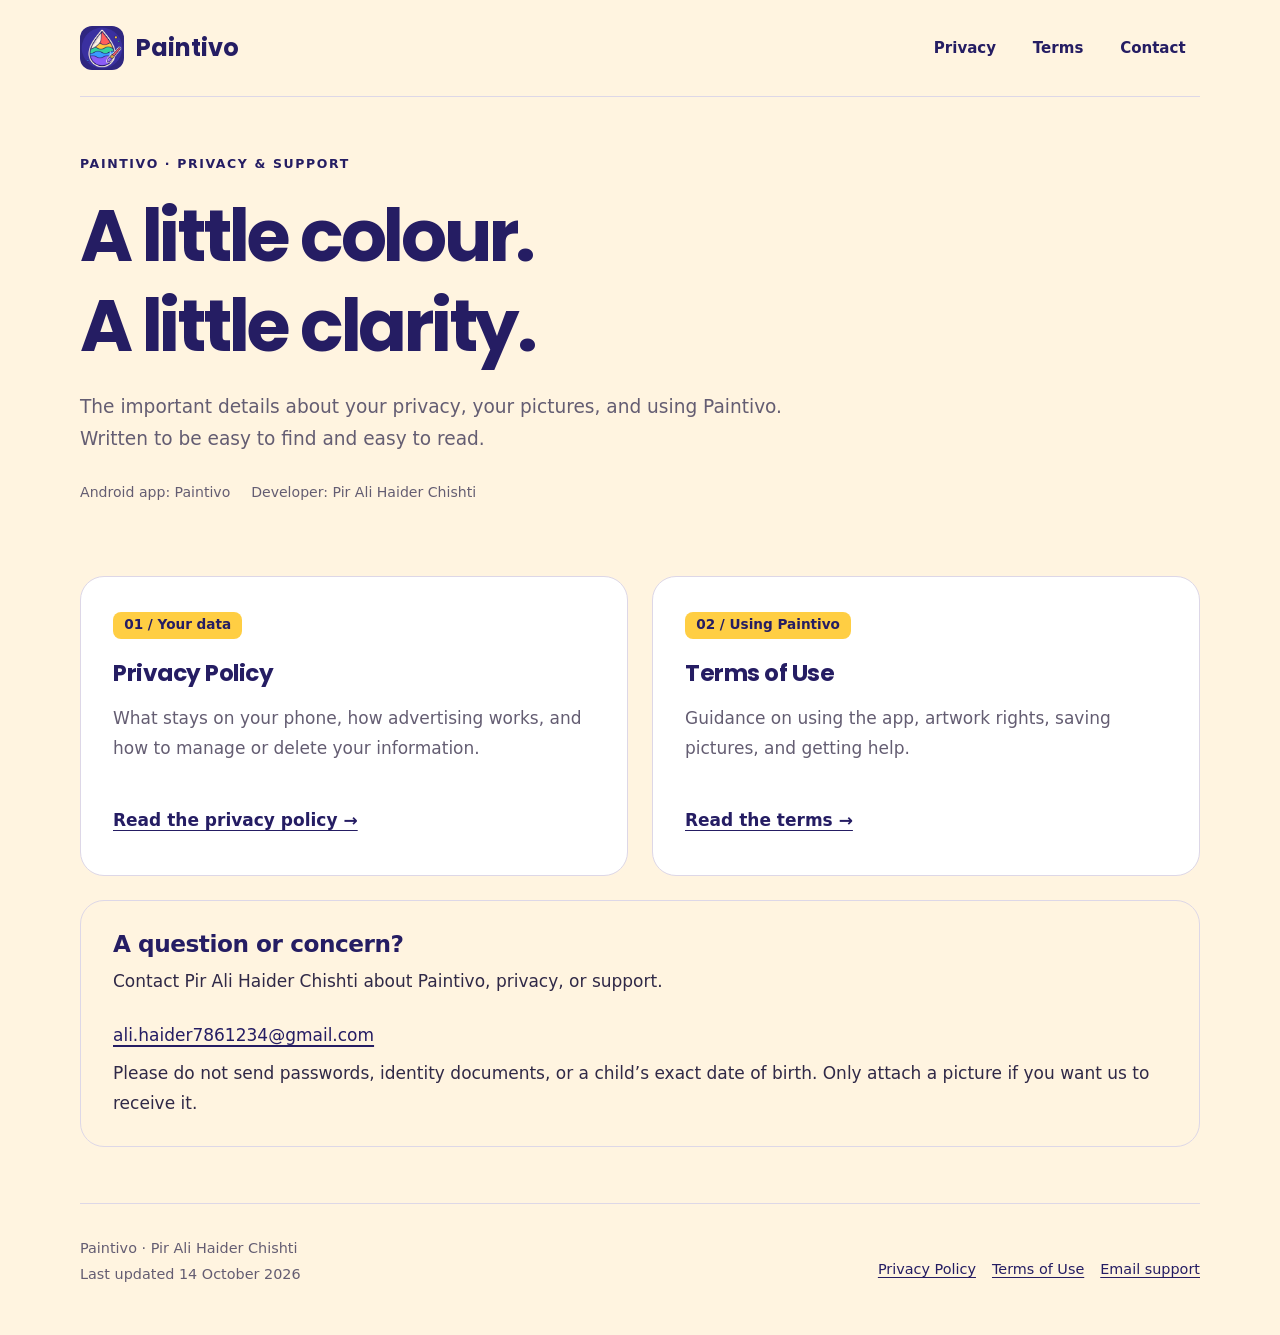
<file: index.html>
<!doctype html>
<html lang="en">
<head>
  <meta charset="utf-8">
  <meta name="viewport" content="width=device-width, initial-scale=1">
  <meta name="description" content="Paintivo privacy policy, terms of use and support information from Pir Ali Haider Chishti.">
  <meta name="theme-color" content="#fff4e0">
  <title>Privacy, Terms &amp; Support — Paintivo</title>
  <link rel="icon" href="assets/paintivo-icon.png" type="image/png">
  <link rel="stylesheet" href="styles.css">
</head>
<body>
  <a class="skip" href="#main">Skip to content</a>
  <header class="site-header shell">
    <a class="brand" href="index.html" aria-label="Paintivo information home"><img src="assets/paintivo-icon.png" width="44" height="44" alt="">Paintivo</a>
    <nav class="site-nav" aria-label="Main navigation"><a href="privacy.html">Privacy</a><a href="terms.html">Terms</a><a href="#support">Contact</a></nav>
  </header>
  <main class="shell" id="main" tabindex="-1">
    <section class="hero" aria-labelledby="title">
      <p class="eyebrow">Paintivo · Privacy &amp; support</p>
      <h1 id="title">A little colour.<br>A little clarity.</h1>
      <p class="lead">The important details about your privacy, your pictures, and using Paintivo. Written to be easy to find and easy to read.</p>
      <div class="meta"><span>Android app: Paintivo</span><span>Developer: Pir Ali Haider Chishti</span></div>
    </section>
    <div class="cards">
      <a class="card" href="privacy.html"><span class="card-index">01 / Your data</span><h2>Privacy Policy</h2><p>What stays on your phone, how advertising works, and how to manage or delete your information.</p><span class="card-label">Read the privacy policy →</span></a>
      <a class="card" href="terms.html"><span class="card-index">02 / Using Paintivo</span><h2>Terms of Use</h2><p>Guidance on using the app, artwork rights, saving pictures, and getting help.</p><span class="card-label">Read the terms →</span></a>
    </div>
    <section class="support" id="support" aria-labelledby="support-title"><h2 id="support-title">A question or concern?</h2><p>Contact Pir Ali Haider Chishti about Paintivo, privacy, or support.</p><a class="contact-link" href="mailto:ali.haider7861234@gmail.com">ali.haider7861234@gmail.com</a><p>Please do not send passwords, identity documents, or a child’s exact date of birth. Only attach a picture if you want us to receive it.</p></section>
  </main>
  <footer class="site-footer shell"><p>Paintivo · Pir Ali Haider Chishti<br>Last updated <time datetime="2026-10-14">14 October 2026</time></p><nav aria-label="Footer navigation"><a href="privacy.html">Privacy Policy</a><a href="terms.html">Terms of Use</a><a href="mailto:ali.haider7861234@gmail.com">Email support</a></nav></footer>
</body>
</html>
</file>
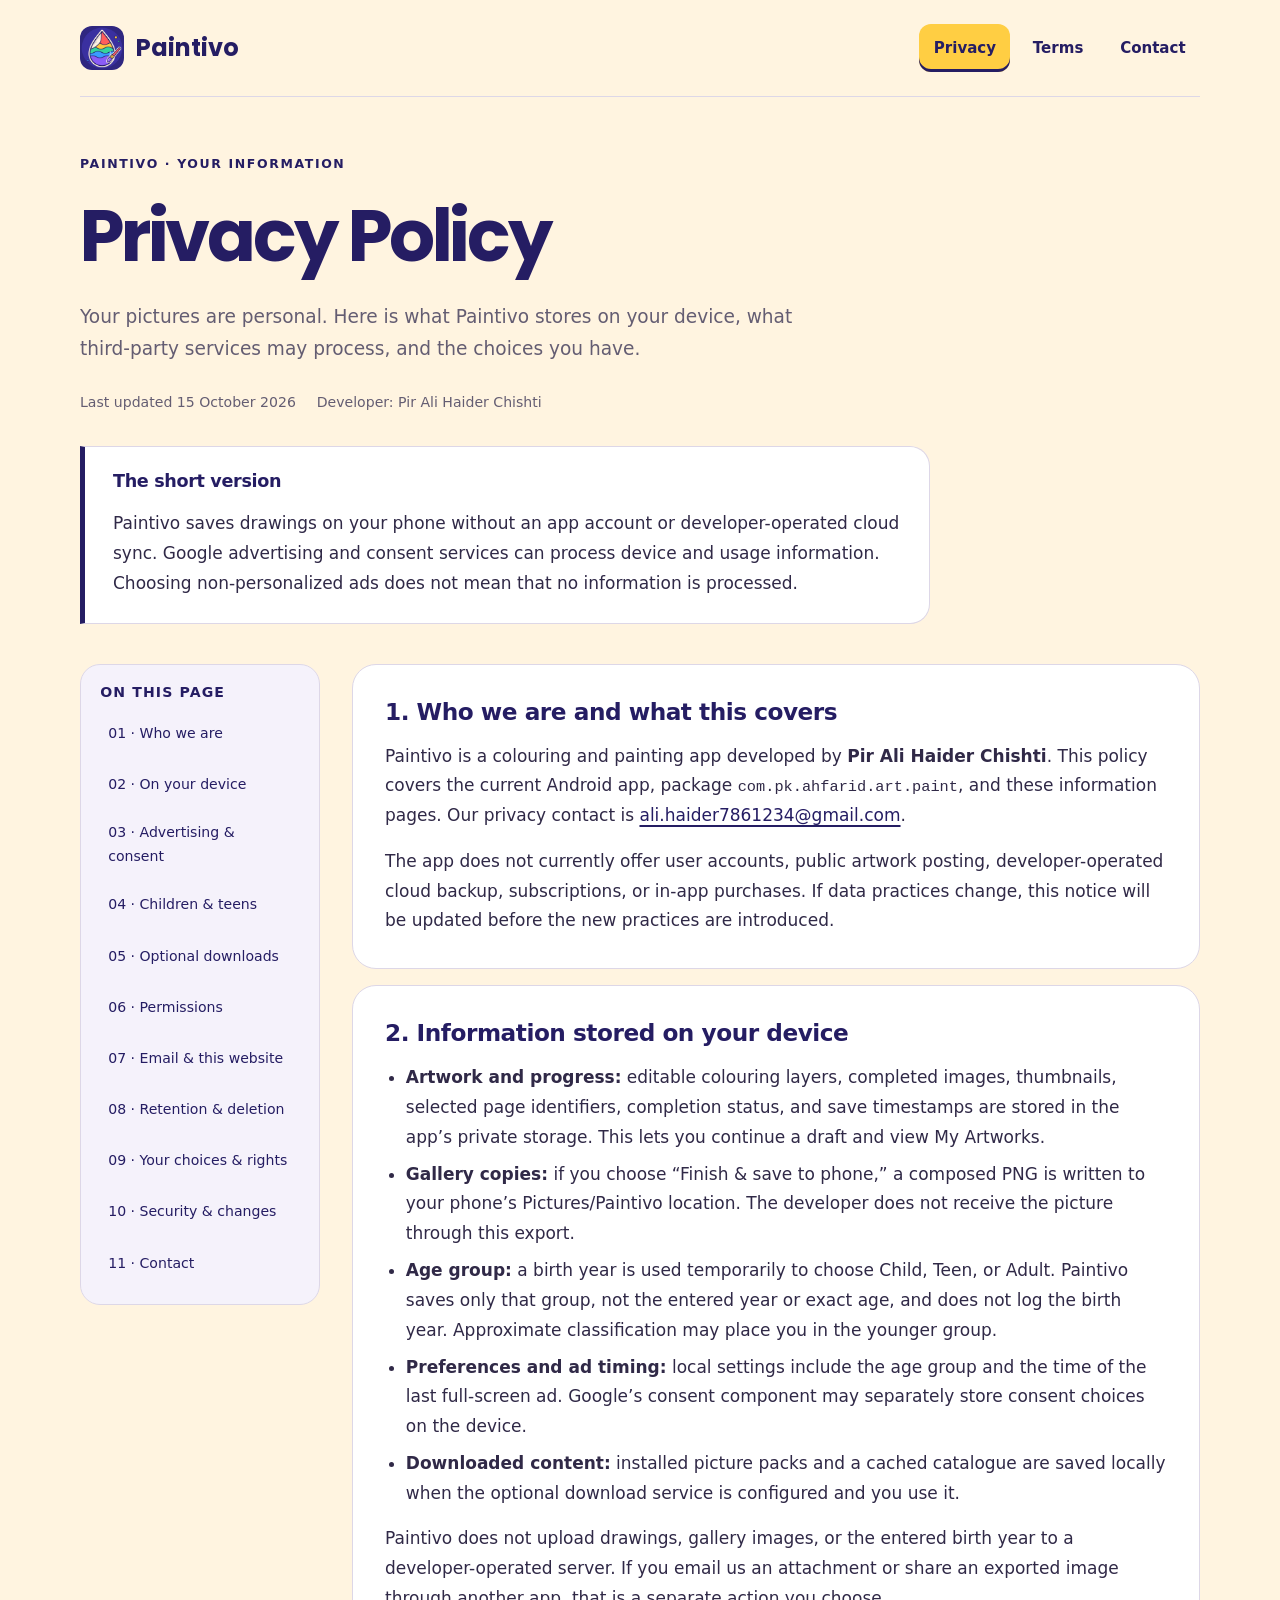
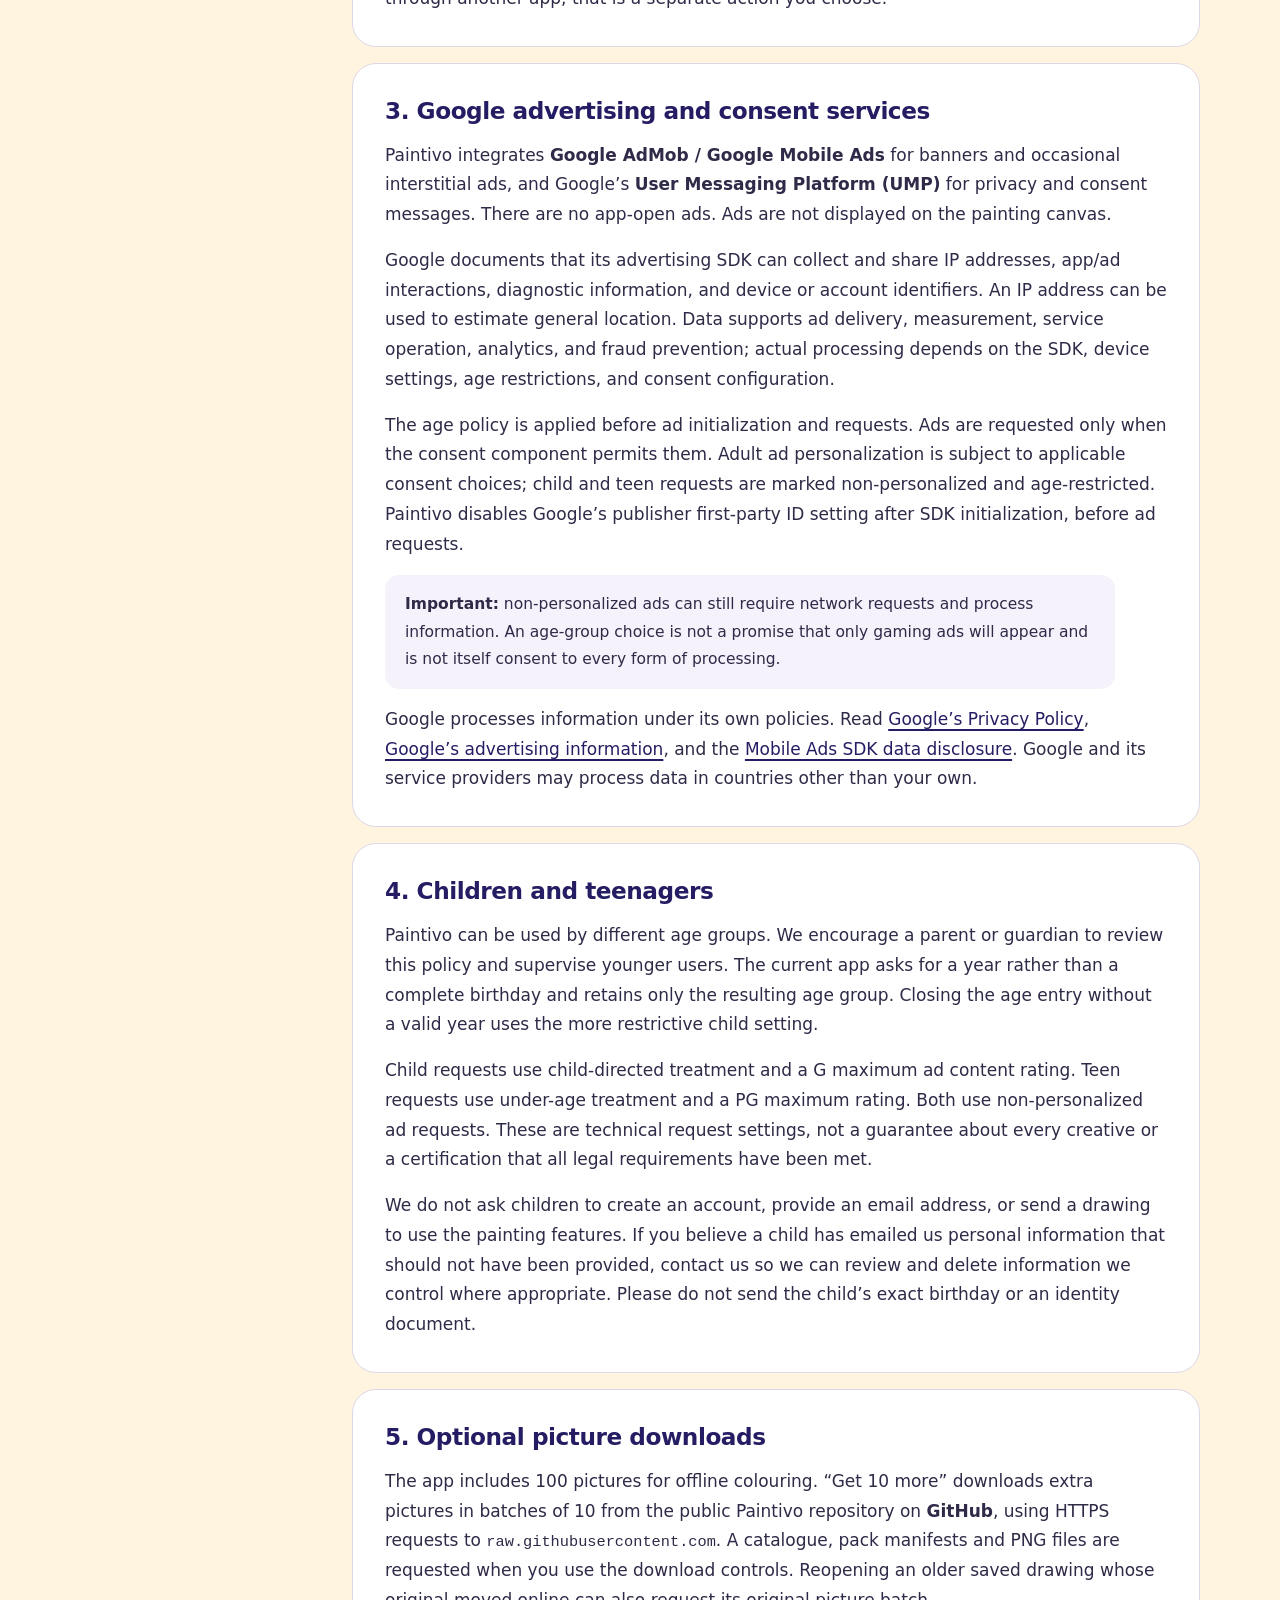
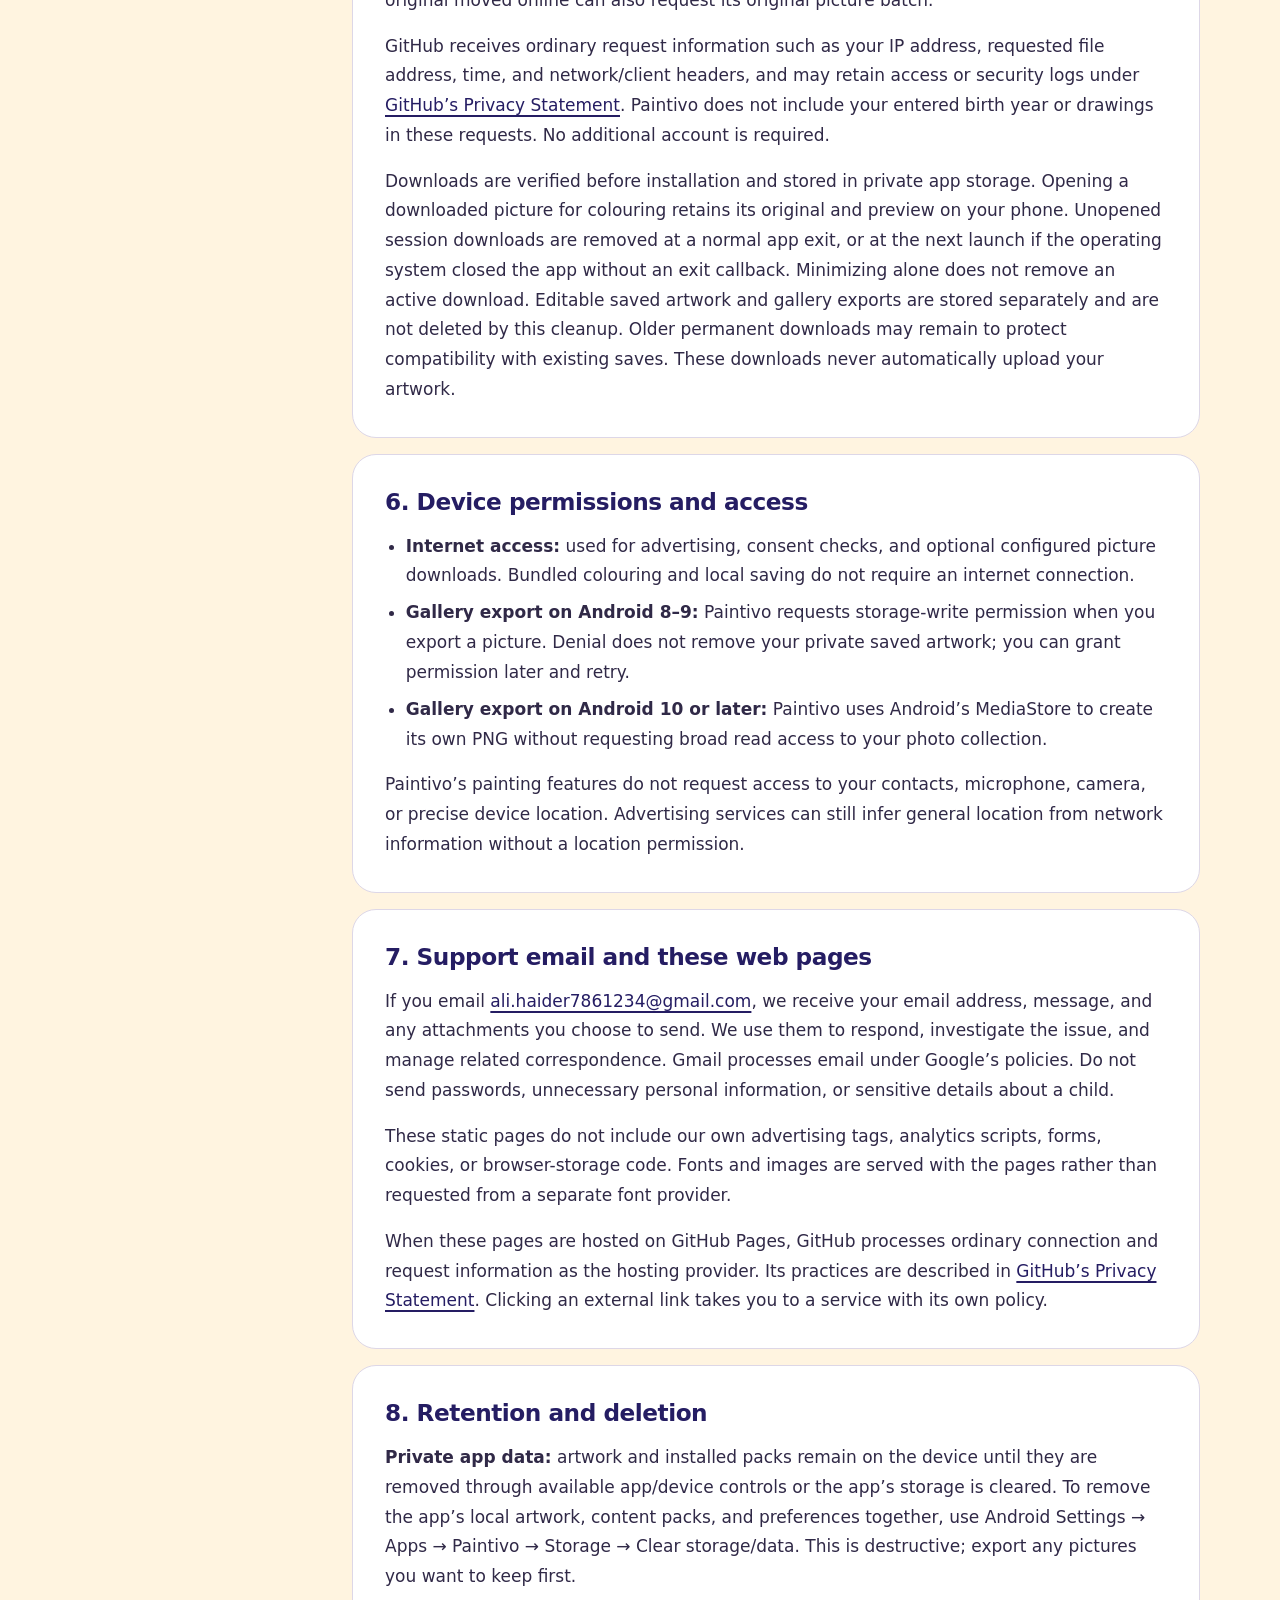
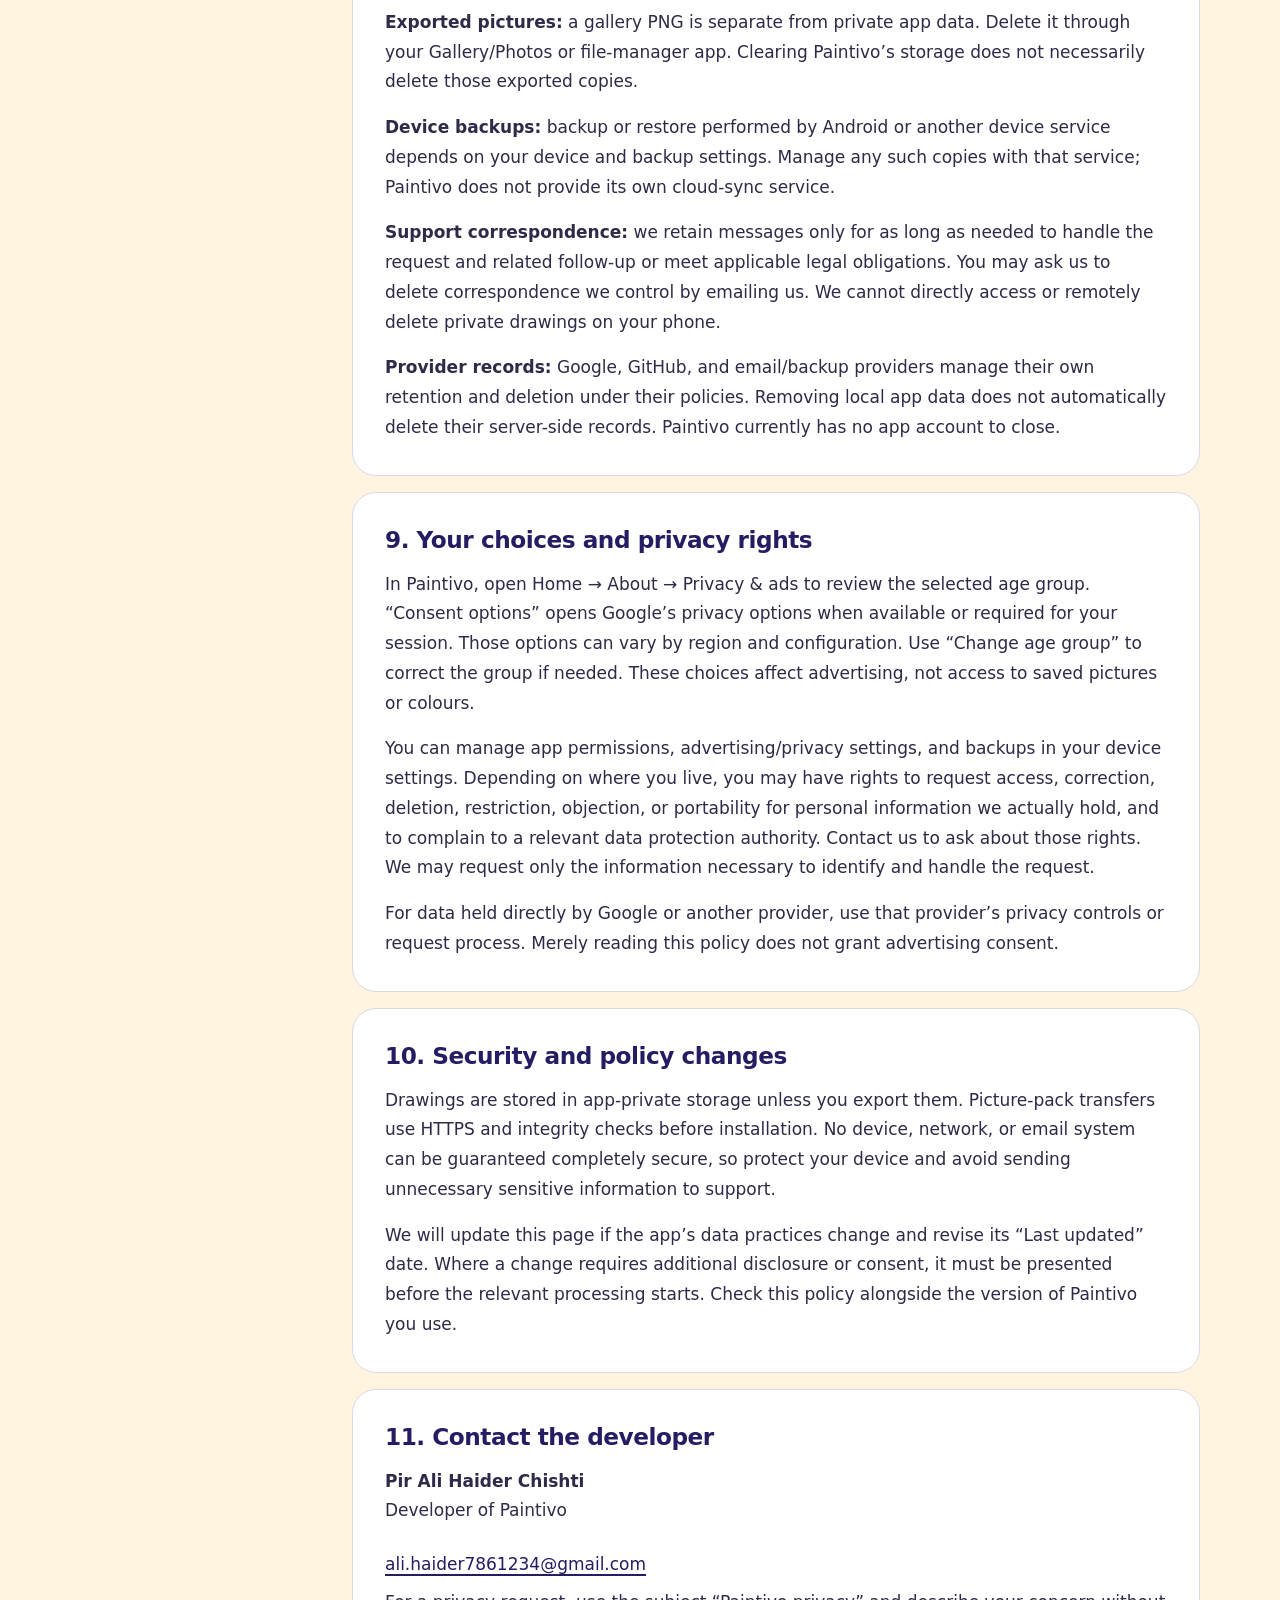
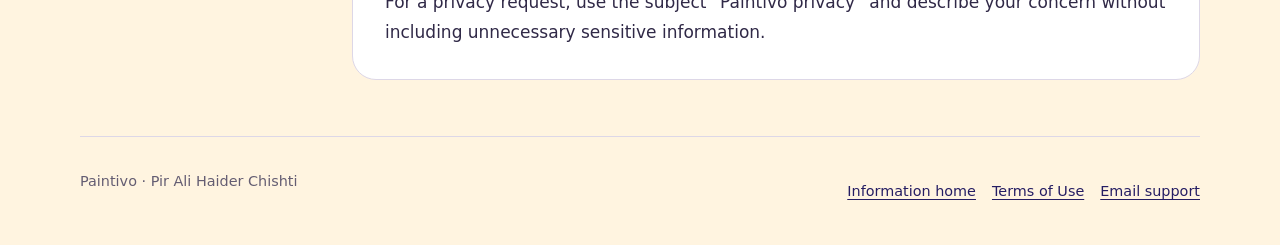
<file: privacy.html>
<!doctype html>
<html lang="en">
<head>
  <meta charset="utf-8">
  <meta name="viewport" content="width=device-width, initial-scale=1">
  <meta name="description" content="Paintivo Privacy Policy: local artwork, age-group preferences, Google advertising and consent, optional downloads, retention and deletion.">
  <meta name="theme-color" content="#fff4e0">
  <title>Privacy Policy — Paintivo</title>
  <link rel="icon" href="assets/paintivo-icon.png" type="image/png">
  <link rel="stylesheet" href="styles.css">
</head>
<body>
  <a class="skip" href="#main">Skip to privacy policy</a>
  <header class="site-header shell"><a class="brand" href="index.html" aria-label="Paintivo information home"><img src="assets/paintivo-icon.png" width="44" height="44" alt="">Paintivo</a><nav class="site-nav" aria-label="Main navigation"><a href="privacy.html" aria-current="page">Privacy</a><a href="terms.html">Terms</a><a href="#contact">Contact</a></nav></header>
  <main class="shell" id="main" tabindex="-1">
    <section class="hero" aria-labelledby="title"><p class="eyebrow">Paintivo · Your information</p><h1 id="title">Privacy Policy</h1><p class="lead">Your pictures are personal. Here is what Paintivo stores on your device, what third-party services may process, and the choices you have.</p><div class="meta"><span>Last updated <time datetime="2026-10-15">15 October 2026</time></span><span>Developer: Pir Ali Haider Chishti</span></div><div class="summary"><h2>The short version</h2><p>Paintivo saves drawings on your phone without an app account or developer-operated cloud sync. Google advertising and consent services can process device and usage information. Choosing non-personalized ads does not mean that no information is processed.</p></div></section>
    <div class="layout">
      <nav class="contents" aria-label="Privacy policy contents"><h2>On this page</h2><ol><li><a href="#about">01 · Who we are</a></li><li><a href="#local">02 · On your device</a></li><li><a href="#ads">03 · Advertising &amp; consent</a></li><li><a href="#children">04 · Children &amp; teens</a></li><li><a href="#downloads">05 · Optional downloads</a></li><li><a href="#permissions">06 · Permissions</a></li><li><a href="#support">07 · Email &amp; this website</a></li><li><a href="#deletion">08 · Retention &amp; deletion</a></li><li><a href="#rights">09 · Your choices &amp; rights</a></li><li><a href="#security">10 · Security &amp; changes</a></li><li><a href="#contact">11 · Contact</a></li></ol></nav>
      <article class="reading" aria-label="Paintivo Privacy Policy">
        <section class="section" id="about"><h2>1. Who we are and what this covers</h2><p>Paintivo is a colouring and painting app developed by <strong>Pir Ali Haider Chishti</strong>. This policy covers the current Android app, package <code>com.pk.ahfarid.art.paint</code>, and these information pages. Our privacy contact is <a href="mailto:ali.haider7861234@gmail.com">ali.haider7861234@gmail.com</a>.</p><p>The app does not currently offer user accounts, public artwork posting, developer-operated cloud backup, subscriptions, or in-app purchases. If data practices change, this notice will be updated before the new practices are introduced.</p></section>
        <section class="section" id="local"><h2>2. Information stored on your device</h2><ul><li><strong>Artwork and progress:</strong> editable colouring layers, completed images, thumbnails, selected page identifiers, completion status, and save timestamps are stored in the app’s private storage. This lets you continue a draft and view My Artworks.</li><li><strong>Gallery copies:</strong> if you choose “Finish &amp; save to phone,” a composed PNG is written to your phone’s Pictures/Paintivo location. The developer does not receive the picture through this export.</li><li><strong>Age group:</strong> a birth year is used temporarily to choose Child, Teen, or Adult. Paintivo saves only that group, not the entered year or exact age, and does not log the birth year. Approximate classification may place you in the younger group.</li><li><strong>Preferences and ad timing:</strong> local settings include the age group and the time of the last full-screen ad. Google’s consent component may separately store consent choices on the device.</li><li><strong>Downloaded content:</strong> installed picture packs and a cached catalogue are saved locally when the optional download service is configured and you use it.</li></ul><p>Paintivo does not upload drawings, gallery images, or the entered birth year to a developer-operated server. If you email us an attachment or share an exported image through another app, that is a separate action you choose.</p></section>
        <section class="section" id="ads"><h2>3. Google advertising and consent services</h2><p>Paintivo integrates <strong>Google AdMob / Google Mobile Ads</strong> for banners and occasional interstitial ads, and Google’s <strong>User Messaging Platform (UMP)</strong> for privacy and consent messages. There are no app-open ads. Ads are not displayed on the painting canvas.</p><p>Google documents that its advertising SDK can collect and share IP addresses, app/ad interactions, diagnostic information, and device or account identifiers. An IP address can be used to estimate general location. Data supports ad delivery, measurement, service operation, analytics, and fraud prevention; actual processing depends on the SDK, device settings, age restrictions, and consent configuration.</p><p>The age policy is applied before ad initialization and requests. Ads are requested only when the consent component permits them. Adult ad personalization is subject to applicable consent choices; child and teen requests are marked non-personalized and age-restricted. Paintivo disables Google’s publisher first-party ID setting after SDK initialization, before ad requests.</p><p class="note"><strong>Important:</strong> non-personalized ads can still require network requests and process information. An age-group choice is not a promise that only gaming ads will appear and is not itself consent to every form of processing.</p><p>Google processes information under its own policies. Read <a href="https://policies.google.com/privacy">Google’s Privacy Policy</a>, <a href="https://policies.google.com/technologies/ads">Google’s advertising information</a>, and the <a href="https://developers.google.com/admob/android/privacy/play-data-disclosure">Mobile Ads SDK data disclosure</a>. Google and its service providers may process data in countries other than your own.</p></section>
        <section class="section" id="children"><h2>4. Children and teenagers</h2><p>Paintivo can be used by different age groups. We encourage a parent or guardian to review this policy and supervise younger users. The current app asks for a year rather than a complete birthday and retains only the resulting age group. Closing the age entry without a valid year uses the more restrictive child setting.</p><p>Child requests use child-directed treatment and a G maximum ad content rating. Teen requests use under-age treatment and a PG maximum rating. Both use non-personalized ad requests. These are technical request settings, not a guarantee about every creative or a certification that all legal requirements have been met.</p><p>We do not ask children to create an account, provide an email address, or send a drawing to use the painting features. If you believe a child has emailed us personal information that should not have been provided, contact us so we can review and delete information we control where appropriate. Please do not send the child’s exact birthday or an identity document.</p></section>
        <section class="section" id="downloads"><h2>5. Optional picture downloads</h2><p>The app includes 100 pictures for offline colouring. “Get 10 more” downloads extra pictures in batches of 10 from the public Paintivo repository on <strong>GitHub</strong>, using HTTPS requests to <code>raw.githubusercontent.com</code>. A catalogue, pack manifests and PNG files are requested when you use the download controls. Reopening an older saved drawing whose original moved online can also request its original picture batch.</p><p>GitHub receives ordinary request information such as your IP address, requested file address, time, and network/client headers, and may retain access or security logs under <a href="https://docs.github.com/en/site-policy/privacy-policies/github-general-privacy-statement">GitHub’s Privacy Statement</a>. Paintivo does not include your entered birth year or drawings in these requests. No additional account is required.</p><p>Downloads are verified before installation and stored in private app storage. Opening a downloaded picture for colouring retains its original and preview on your phone. Unopened session downloads are removed at a normal app exit, or at the next launch if the operating system closed the app without an exit callback. Minimizing alone does not remove an active download. Editable saved artwork and gallery exports are stored separately and are not deleted by this cleanup. Older permanent downloads may remain to protect compatibility with existing saves. These downloads never automatically upload your artwork.</p></section>
        <section class="section" id="permissions"><h2>6. Device permissions and access</h2><ul><li><strong>Internet access:</strong> used for advertising, consent checks, and optional configured picture downloads. Bundled colouring and local saving do not require an internet connection.</li><li><strong>Gallery export on Android 8–9:</strong> Paintivo requests storage-write permission when you export a picture. Denial does not remove your private saved artwork; you can grant permission later and retry.</li><li><strong>Gallery export on Android 10 or later:</strong> Paintivo uses Android’s MediaStore to create its own PNG without requesting broad read access to your photo collection.</li></ul><p>Paintivo’s painting features do not request access to your contacts, microphone, camera, or precise device location. Advertising services can still infer general location from network information without a location permission.</p></section>
        <section class="section" id="support"><h2>7. Support email and these web pages</h2><p>If you email <a href="mailto:ali.haider7861234@gmail.com">ali.haider7861234@gmail.com</a>, we receive your email address, message, and any attachments you choose to send. We use them to respond, investigate the issue, and manage related correspondence. Gmail processes email under Google’s policies. Do not send passwords, unnecessary personal information, or sensitive details about a child.</p><p>These static pages do not include our own advertising tags, analytics scripts, forms, cookies, or browser-storage code. Fonts and images are served with the pages rather than requested from a separate font provider.</p><p>When these pages are hosted on GitHub Pages, GitHub processes ordinary connection and request information as the hosting provider. Its practices are described in <a href="https://docs.github.com/en/site-policy/privacy-policies/github-general-privacy-statement">GitHub’s Privacy Statement</a>. Clicking an external link takes you to a service with its own policy.</p></section>
        <section class="section" id="deletion"><h2>8. Retention and deletion</h2><p><strong>Private app data:</strong> artwork and installed packs remain on the device until they are removed through available app/device controls or the app’s storage is cleared. To remove the app’s local artwork, content packs, and preferences together, use Android Settings → Apps → Paintivo → Storage → Clear storage/data. This is destructive; export any pictures you want to keep first.</p><p><strong>Exported pictures:</strong> a gallery PNG is separate from private app data. Delete it through your Gallery/Photos or file-manager app. Clearing Paintivo’s storage does not necessarily delete those exported copies.</p><p><strong>Device backups:</strong> backup or restore performed by Android or another device service depends on your device and backup settings. Manage any such copies with that service; Paintivo does not provide its own cloud-sync service.</p><p><strong>Support correspondence:</strong> we retain messages only for as long as needed to handle the request and related follow-up or meet applicable legal obligations. You may ask us to delete correspondence we control by emailing us. We cannot directly access or remotely delete private drawings on your phone.</p><p><strong>Provider records:</strong> Google, GitHub, and email/backup providers manage their own retention and deletion under their policies. Removing local app data does not automatically delete their server-side records. Paintivo currently has no app account to close.</p></section>
        <section class="section" id="rights"><h2>9. Your choices and privacy rights</h2><p>In Paintivo, open Home → About → Privacy &amp; ads to review the selected age group. “Consent options” opens Google’s privacy options when available or required for your session. Those options can vary by region and configuration. Use “Change age group” to correct the group if needed. These choices affect advertising, not access to saved pictures or colours.</p><p>You can manage app permissions, advertising/privacy settings, and backups in your device settings. Depending on where you live, you may have rights to request access, correction, deletion, restriction, objection, or portability for personal information we actually hold, and to complain to a relevant data protection authority. Contact us to ask about those rights. We may request only the information necessary to identify and handle the request.</p><p>For data held directly by Google or another provider, use that provider’s privacy controls or request process. Merely reading this policy does not grant advertising consent.</p></section>
        <section class="section" id="security"><h2>10. Security and policy changes</h2><p>Drawings are stored in app-private storage unless you export them. Picture-pack transfers use HTTPS and integrity checks before installation. No device, network, or email system can be guaranteed completely secure, so protect your device and avoid sending unnecessary sensitive information to support.</p><p>We will update this page if the app’s data practices change and revise its “Last updated” date. Where a change requires additional disclosure or consent, it must be presented before the relevant processing starts. Check this policy alongside the version of Paintivo you use.</p></section>
        <section class="section" id="contact"><h2>11. Contact the developer</h2><p class="contact-line"><strong>Pir Ali Haider Chishti</strong><br>Developer of Paintivo</p><a class="contact-link" href="mailto:ali.haider7861234@gmail.com">ali.haider7861234@gmail.com</a><p>For a privacy request, use the subject “Paintivo privacy” and describe your concern without including unnecessary sensitive information.</p></section>
      </article>
    </div>
  </main>
  <footer class="site-footer shell"><p>Paintivo · Pir Ali Haider Chishti</p><nav aria-label="Footer navigation"><a href="index.html">Information home</a><a href="terms.html">Terms of Use</a><a href="mailto:ali.haider7861234@gmail.com">Email support</a></nav></footer>
</body>
</html>
</file>
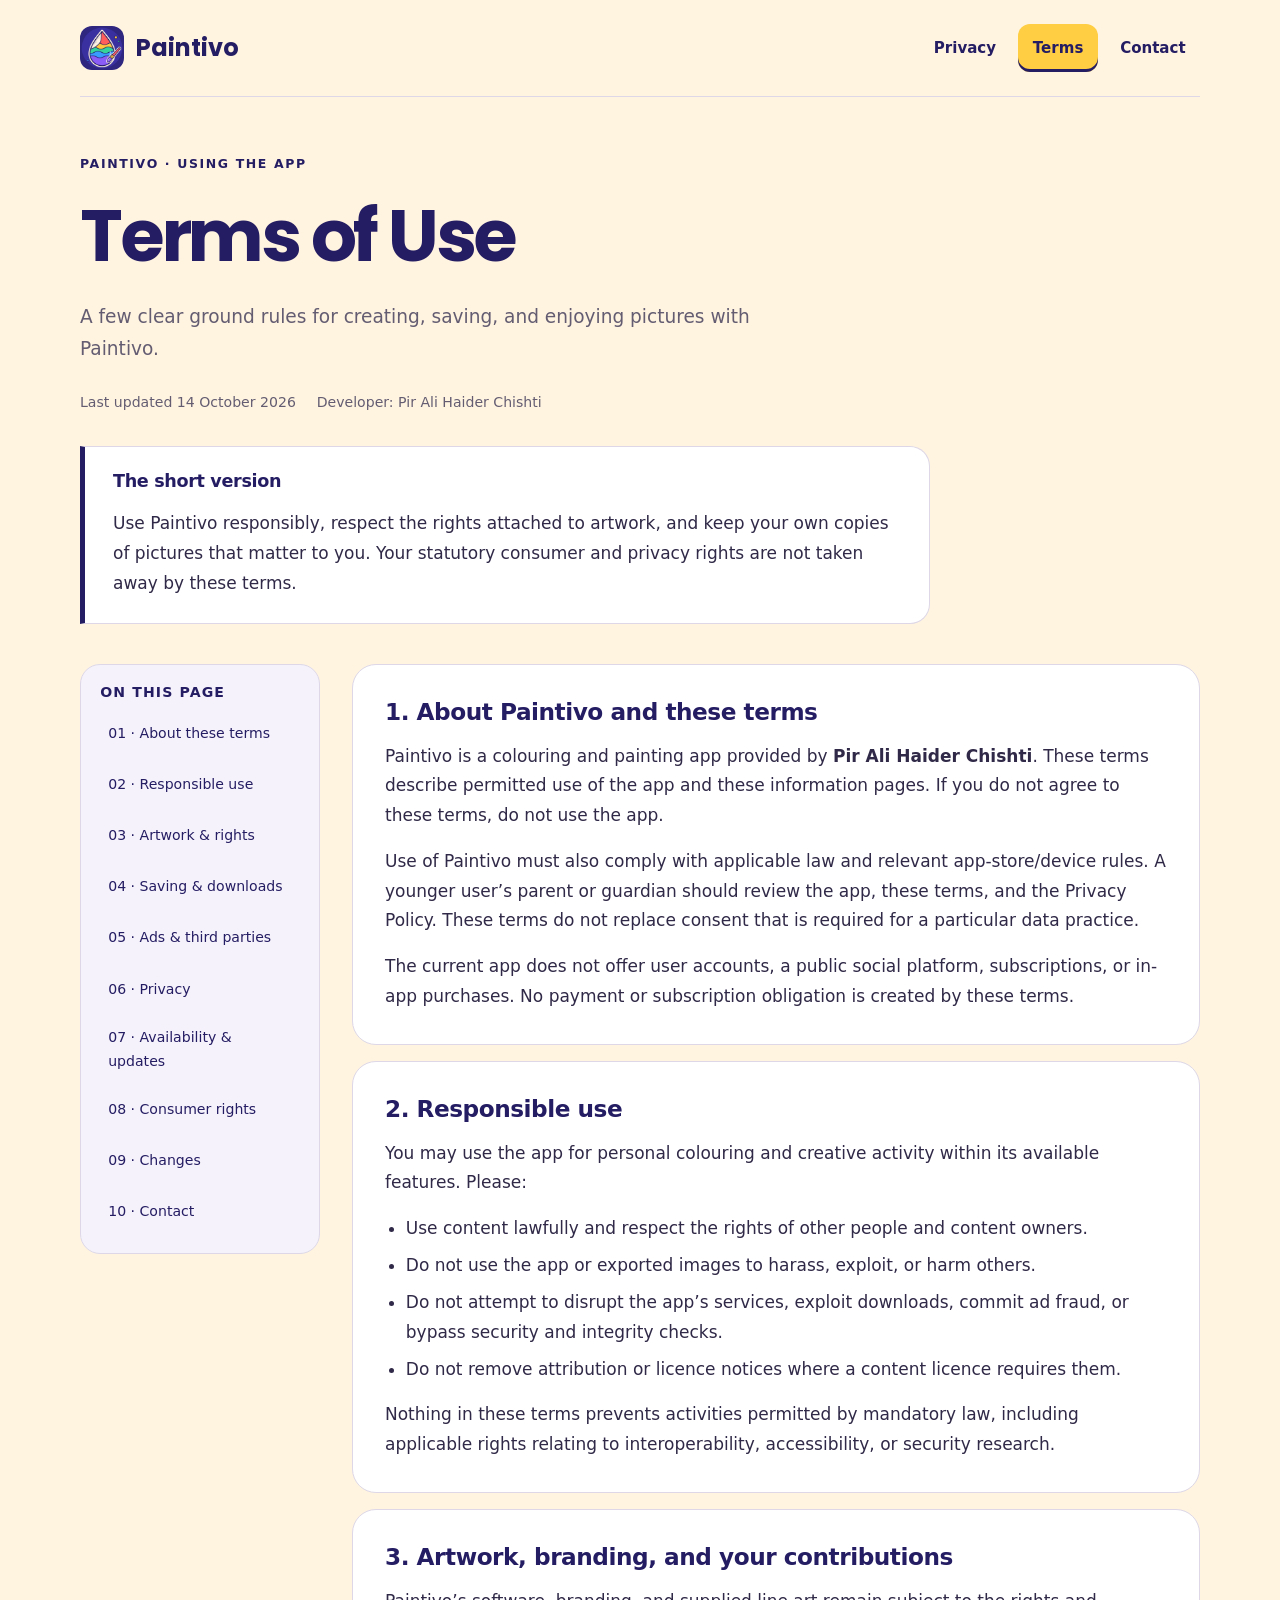
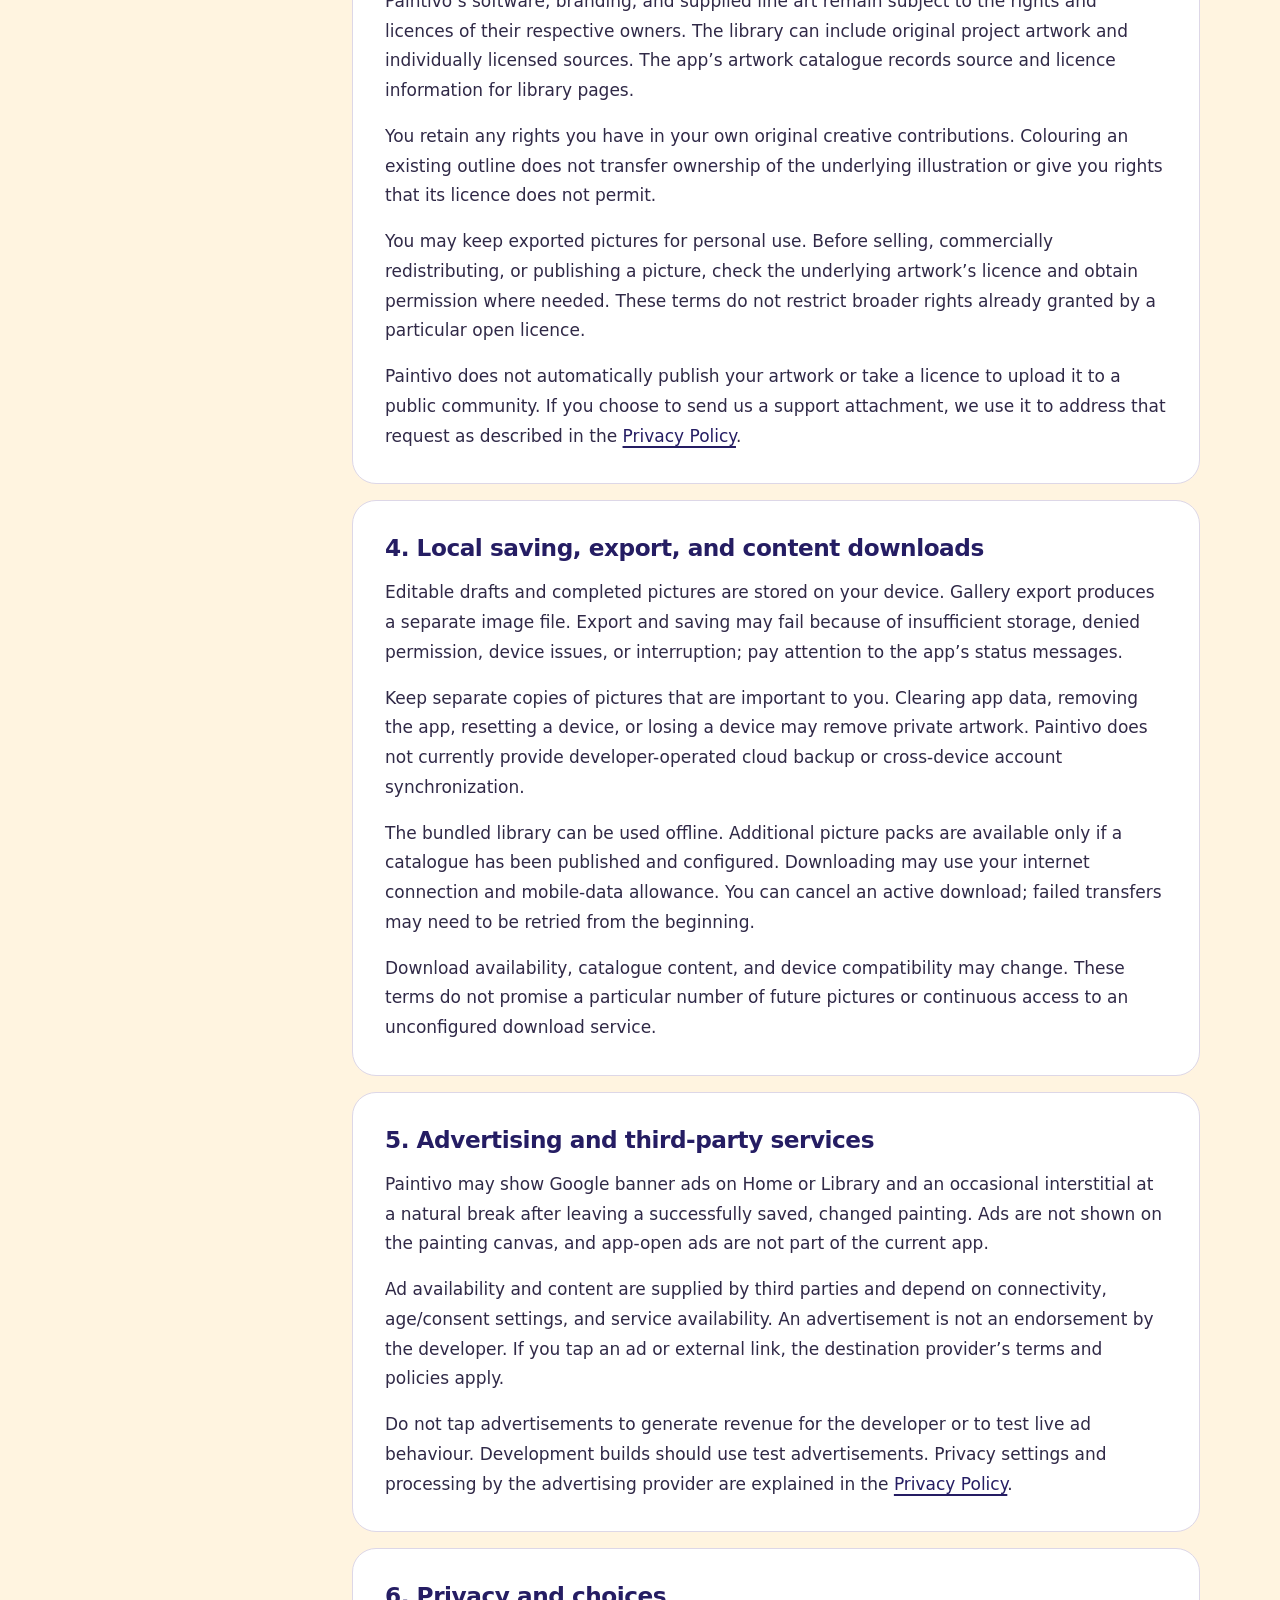
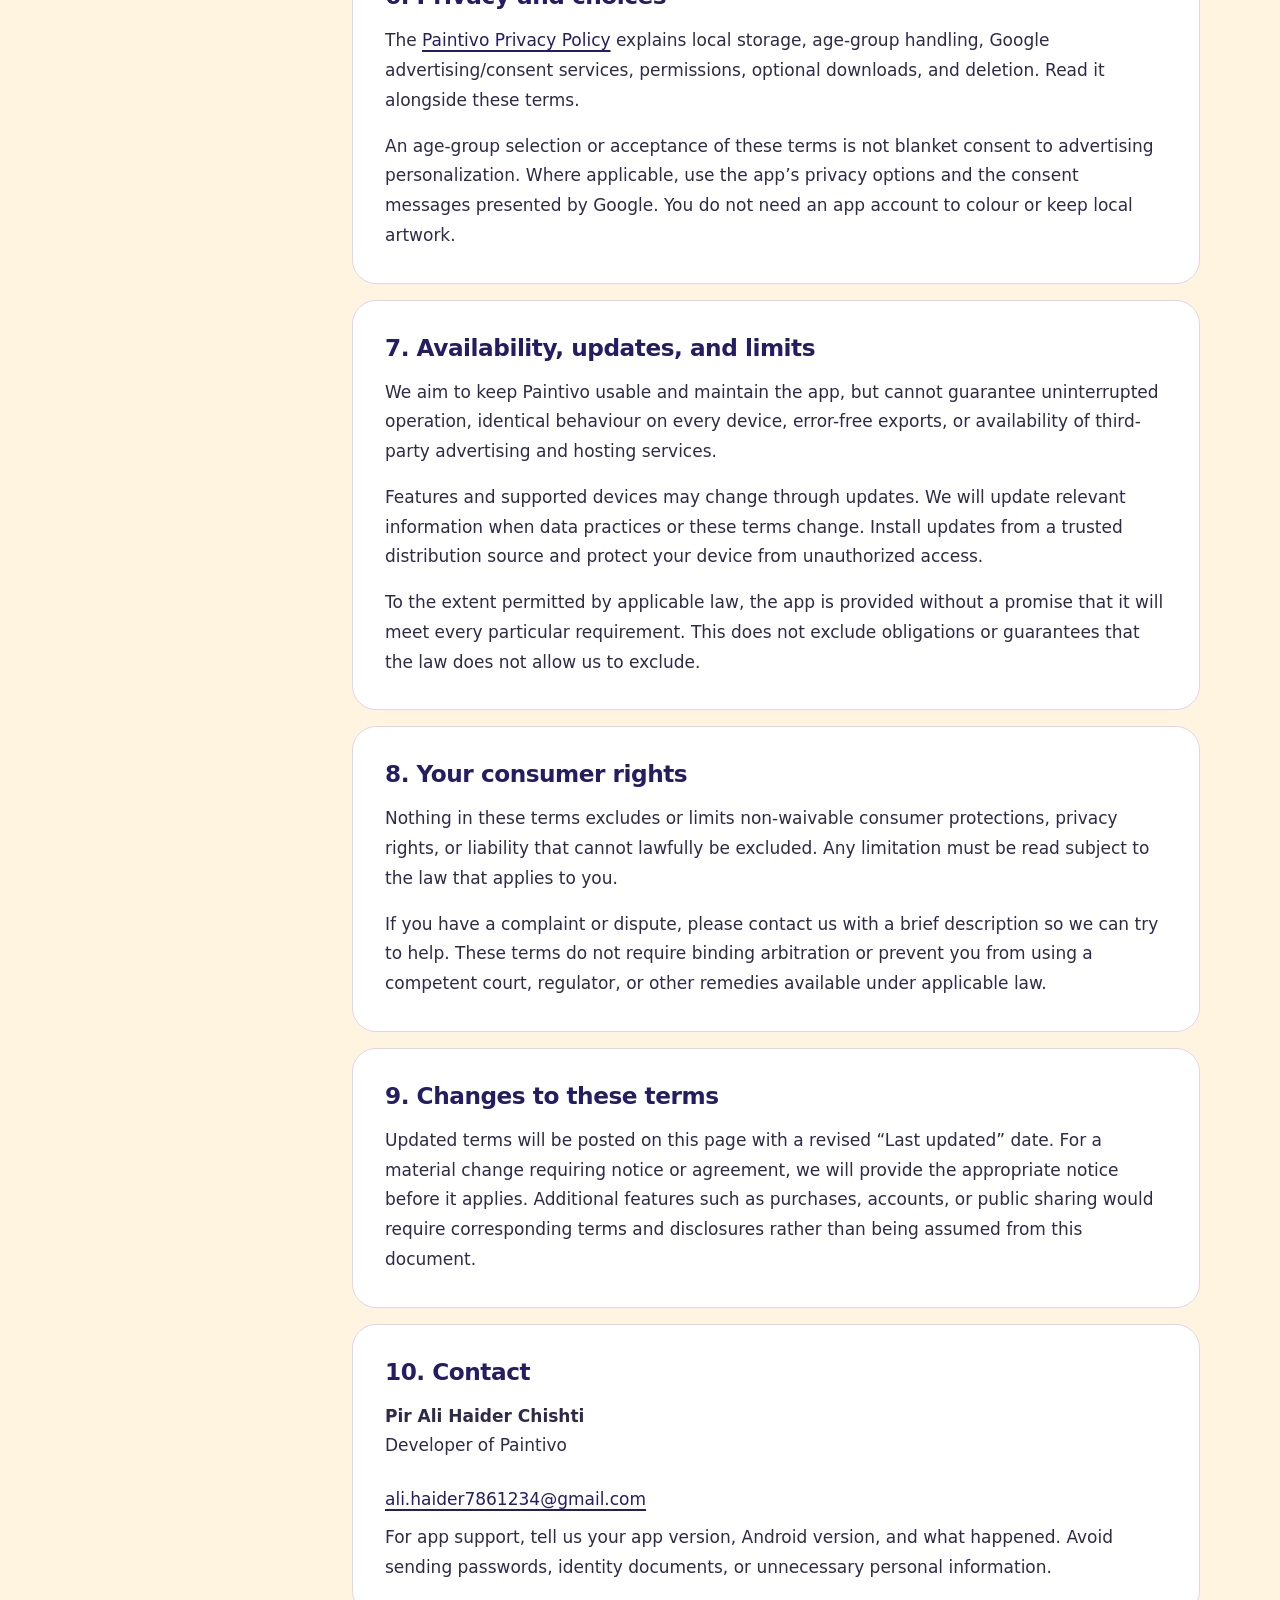
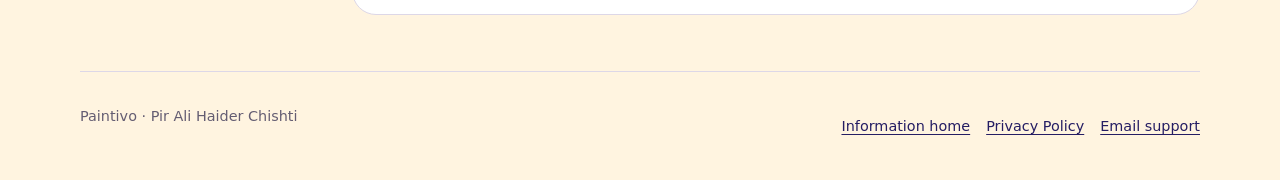
<file: terms.html>
<!doctype html>
<html lang="en">
<head>
  <meta charset="utf-8">
  <meta name="viewport" content="width=device-width, initial-scale=1">
  <meta name="description" content="Paintivo Terms of Use: using the colouring app, artwork rights, local saves, advertising, updates and support.">
  <meta name="theme-color" content="#fff4e0">
  <title>Terms of Use — Paintivo</title>
  <link rel="icon" href="assets/paintivo-icon.png" type="image/png">
  <link rel="stylesheet" href="styles.css">
</head>
<body>
  <a class="skip" href="#main">Skip to terms</a>
  <header class="site-header shell"><a class="brand" href="index.html" aria-label="Paintivo information home"><img src="assets/paintivo-icon.png" width="44" height="44" alt="">Paintivo</a><nav class="site-nav" aria-label="Main navigation"><a href="privacy.html">Privacy</a><a href="terms.html" aria-current="page">Terms</a><a href="#contact">Contact</a></nav></header>
  <main class="shell" id="main" tabindex="-1">
    <section class="hero" aria-labelledby="title"><p class="eyebrow">Paintivo · Using the app</p><h1 id="title">Terms of Use</h1><p class="lead">A few clear ground rules for creating, saving, and enjoying pictures with Paintivo.</p><div class="meta"><span>Last updated <time datetime="2026-10-14">14 October 2026</time></span><span>Developer: Pir Ali Haider Chishti</span></div><div class="summary"><h2>The short version</h2><p>Use Paintivo responsibly, respect the rights attached to artwork, and keep your own copies of pictures that matter to you. Your statutory consumer and privacy rights are not taken away by these terms.</p></div></section>
    <div class="layout">
      <nav class="contents" aria-label="Terms contents"><h2>On this page</h2><ol><li><a href="#about">01 · About these terms</a></li><li><a href="#use">02 · Responsible use</a></li><li><a href="#artwork">03 · Artwork &amp; rights</a></li><li><a href="#saving">04 · Saving &amp; downloads</a></li><li><a href="#ads">05 · Ads &amp; third parties</a></li><li><a href="#privacy">06 · Privacy</a></li><li><a href="#availability">07 · Availability &amp; updates</a></li><li><a href="#rights">08 · Consumer rights</a></li><li><a href="#changes">09 · Changes</a></li><li><a href="#contact">10 · Contact</a></li></ol></nav>
      <article class="reading" aria-label="Paintivo Terms of Use">
        <section class="section" id="about"><h2>1. About Paintivo and these terms</h2><p>Paintivo is a colouring and painting app provided by <strong>Pir Ali Haider Chishti</strong>. These terms describe permitted use of the app and these information pages. If you do not agree to these terms, do not use the app.</p><p>Use of Paintivo must also comply with applicable law and relevant app-store/device rules. A younger user’s parent or guardian should review the app, these terms, and the Privacy Policy. These terms do not replace consent that is required for a particular data practice.</p><p>The current app does not offer user accounts, a public social platform, subscriptions, or in-app purchases. No payment or subscription obligation is created by these terms.</p></section>
        <section class="section" id="use"><h2>2. Responsible use</h2><p>You may use the app for personal colouring and creative activity within its available features. Please:</p><ul><li>Use content lawfully and respect the rights of other people and content owners.</li><li>Do not use the app or exported images to harass, exploit, or harm others.</li><li>Do not attempt to disrupt the app’s services, exploit downloads, commit ad fraud, or bypass security and integrity checks.</li><li>Do not remove attribution or licence notices where a content licence requires them.</li></ul><p>Nothing in these terms prevents activities permitted by mandatory law, including applicable rights relating to interoperability, accessibility, or security research.</p></section>
        <section class="section" id="artwork"><h2>3. Artwork, branding, and your contributions</h2><p>Paintivo’s software, branding, and supplied line art remain subject to the rights and licences of their respective owners. The library can include original project artwork and individually licensed sources. The app’s artwork catalogue records source and licence information for library pages.</p><p>You retain any rights you have in your own original creative contributions. Colouring an existing outline does not transfer ownership of the underlying illustration or give you rights that its licence does not permit.</p><p>You may keep exported pictures for personal use. Before selling, commercially redistributing, or publishing a picture, check the underlying artwork’s licence and obtain permission where needed. These terms do not restrict broader rights already granted by a particular open licence.</p><p>Paintivo does not automatically publish your artwork or take a licence to upload it to a public community. If you choose to send us a support attachment, we use it to address that request as described in the <a href="privacy.html#support">Privacy Policy</a>.</p></section>
        <section class="section" id="saving"><h2>4. Local saving, export, and content downloads</h2><p>Editable drafts and completed pictures are stored on your device. Gallery export produces a separate image file. Export and saving may fail because of insufficient storage, denied permission, device issues, or interruption; pay attention to the app’s status messages.</p><p>Keep separate copies of pictures that are important to you. Clearing app data, removing the app, resetting a device, or losing a device may remove private artwork. Paintivo does not currently provide developer-operated cloud backup or cross-device account synchronization.</p><p>The bundled library can be used offline. Additional picture packs are available only if a catalogue has been published and configured. Downloading may use your internet connection and mobile-data allowance. You can cancel an active download; failed transfers may need to be retried from the beginning.</p><p>Download availability, catalogue content, and device compatibility may change. These terms do not promise a particular number of future pictures or continuous access to an unconfigured download service.</p></section>
        <section class="section" id="ads"><h2>5. Advertising and third-party services</h2><p>Paintivo may show Google banner ads on Home or Library and an occasional interstitial at a natural break after leaving a successfully saved, changed painting. Ads are not shown on the painting canvas, and app-open ads are not part of the current app.</p><p>Ad availability and content are supplied by third parties and depend on connectivity, age/consent settings, and service availability. An advertisement is not an endorsement by the developer. If you tap an ad or external link, the destination provider’s terms and policies apply.</p><p>Do not tap advertisements to generate revenue for the developer or to test live ad behaviour. Development builds should use test advertisements. Privacy settings and processing by the advertising provider are explained in the <a href="privacy.html#ads">Privacy Policy</a>.</p></section>
        <section class="section" id="privacy"><h2>6. Privacy and choices</h2><p>The <a href="privacy.html">Paintivo Privacy Policy</a> explains local storage, age-group handling, Google advertising/consent services, permissions, optional downloads, and deletion. Read it alongside these terms.</p><p>An age-group selection or acceptance of these terms is not blanket consent to advertising personalization. Where applicable, use the app’s privacy options and the consent messages presented by Google. You do not need an app account to colour or keep local artwork.</p></section>
        <section class="section" id="availability"><h2>7. Availability, updates, and limits</h2><p>We aim to keep Paintivo usable and maintain the app, but cannot guarantee uninterrupted operation, identical behaviour on every device, error-free exports, or availability of third-party advertising and hosting services.</p><p>Features and supported devices may change through updates. We will update relevant information when data practices or these terms change. Install updates from a trusted distribution source and protect your device from unauthorized access.</p><p>To the extent permitted by applicable law, the app is provided without a promise that it will meet every particular requirement. This does not exclude obligations or guarantees that the law does not allow us to exclude.</p></section>
        <section class="section" id="rights"><h2>8. Your consumer rights</h2><p>Nothing in these terms excludes or limits non-waivable consumer protections, privacy rights, or liability that cannot lawfully be excluded. Any limitation must be read subject to the law that applies to you.</p><p>If you have a complaint or dispute, please contact us with a brief description so we can try to help. These terms do not require binding arbitration or prevent you from using a competent court, regulator, or other remedies available under applicable law.</p></section>
        <section class="section" id="changes"><h2>9. Changes to these terms</h2><p>Updated terms will be posted on this page with a revised “Last updated” date. For a material change requiring notice or agreement, we will provide the appropriate notice before it applies. Additional features such as purchases, accounts, or public sharing would require corresponding terms and disclosures rather than being assumed from this document.</p></section>
        <section class="section" id="contact"><h2>10. Contact</h2><p class="contact-line"><strong>Pir Ali Haider Chishti</strong><br>Developer of Paintivo</p><a class="contact-link" href="mailto:ali.haider7861234@gmail.com">ali.haider7861234@gmail.com</a><p>For app support, tell us your app version, Android version, and what happened. Avoid sending passwords, identity documents, or unnecessary personal information.</p></section>
      </article>
    </div>
  </main>
  <footer class="site-footer shell"><p>Paintivo · Pir Ali Haider Chishti</p><nav aria-label="Footer navigation"><a href="index.html">Information home</a><a href="privacy.html">Privacy Policy</a><a href="mailto:ali.haider7861234@gmail.com">Email support</a></nav></footer>
</body>
</html>
</file>
<file: styles.css>
@font-face { font-family: Paintivo; src: url("assets/Poppins-Bold.ttf") format("truetype"); font-weight: 700; font-display: swap; }
:root { color-scheme: light; --cream: #fff4e0; --indigo: #251d63; --ink: #302947; --muted: #645d72; --paper: #fff; --line: #ddd7e7; --yellow: #ffce43; --soft: #f5f2fb; --ring: #365bcd; }
* { box-sizing: border-box; }
html { scroll-padding-top: 1.5rem; }
body { margin: 0; background: var(--cream); color: var(--ink); font-family: system-ui, -apple-system, "Segoe UI", sans-serif; font-size: 1.0625rem; line-height: 1.75; }
a { color: var(--indigo); text-underline-offset: .22em; text-decoration-thickness: .09em; overflow-wrap: anywhere; touch-action: manipulation; }
a:hover { text-decoration-thickness: .15em; }
a:active { background: var(--soft); }
:focus-visible { outline: 3px solid var(--ring); outline-offset: 4px; border-radius: 4px; }
.skip { position: absolute; top: -8rem; left: 1rem; z-index: 10; padding: .75rem 1rem; background: var(--paper); border: 2px solid var(--indigo); }
.skip:focus { top: 1rem; }
.shell { width: min(100% - 3rem, 1120px); margin-inline: auto; }
.site-header { display: flex; align-items: center; justify-content: space-between; gap: 1rem; flex-wrap: wrap; padding-block: 1.5rem; border-bottom: 1px solid var(--line); }
.brand { display: inline-flex; gap: .75rem; align-items: center; min-height: 48px; font: 700 1.5rem/1.2 Paintivo, system-ui, sans-serif; text-decoration: none; }
.brand img { width: 44px; height: 44px; border-radius: 12px; }
.site-nav { display: flex; flex-wrap: wrap; gap: .5rem; align-items: center; }
.site-nav a { padding: .6rem .9rem; min-height: 48px; display: inline-flex; align-items: center; border-radius: 12px; text-decoration: none; font-weight: 650; font-size: .94rem; }
.site-nav a:hover { background: var(--paper); }
.site-nav a[aria-current="page"] { background: var(--yellow); box-shadow: inset 0 -3px var(--indigo); }
main { padding-block: 3.5rem; }
.eyebrow { font-size: .78rem; font-weight: 750; letter-spacing: .13em; text-transform: uppercase; color: var(--indigo); margin: 0 0 1rem; }
h1, h2, h3 { color: var(--indigo); line-height: 1.25; }
h1 { font-family: Paintivo, system-ui, sans-serif; font-weight: 700; font-size: clamp(2.2rem, 6vw, 4.5rem); letter-spacing: -.045em; margin: 0 0 1.25rem; }
h2 { font-size: 1.45rem; letter-spacing: -.02em; margin: 0 0 1rem; }
h3 { font-size: 1.1rem; margin: 1.5rem 0 .65rem; }
p { margin: 0 0 1rem; }
p:last-child { margin-bottom: 0; }
.lead { color: var(--muted); font-size: 1.16rem; max-width: 62ch; }
.meta { display: flex; gap: .7rem 1.3rem; flex-wrap: wrap; font-size: .88rem; color: var(--muted); margin-top: 1.5rem; }
.hero { padding-bottom: 2.5rem; max-width: 850px; }
.summary { padding: 1.5rem 1.75rem; border: 1px solid var(--line); border-left: 5px solid var(--indigo); border-radius: 0 20px 20px 0; background: var(--paper); margin-top: 2rem; }
.summary h2 { font-size: 1.1rem; }
.layout { display: grid; grid-template-columns: 240px minmax(0, 1fr); align-items: start; gap: 2rem; }
.contents { background: var(--soft); border: 1px solid var(--line); border-radius: 20px; padding: 1.2rem; position: sticky; top: 1.5rem; }
.contents h2 { font-size: .88rem; text-transform: uppercase; letter-spacing: .08em; margin-bottom: .6rem; }
.contents ol { list-style: none; padding: 0; margin: 0; }
.contents a { display: flex; align-items: center; min-height: 44px; padding: .4rem .5rem; border-radius: 8px; font-size: .88rem; text-decoration: none; }
.contents a:hover { background: var(--paper); text-decoration: underline; }
.reading { min-width: 0; }
.section { background: var(--paper); border: 1px solid var(--line); border-radius: 24px; padding: 2rem; margin-bottom: 1rem; scroll-margin-top: 1.5rem; }
.section:last-child { margin-bottom: 0; }
.section p, .section li { max-width: 74ch; }
ul { padding-left: 1.3rem; margin: .75rem 0 1rem; }
li + li { margin-top: .45rem; }
.note { background: var(--soft); border-radius: 14px; padding: 1rem 1.25rem; font-size: .97rem; }
.contact-line { display: block; overflow-wrap: anywhere; }
.contact-link { display: inline-flex; align-items: center; padding-block: .5rem; min-height: 44px; }
.cards { display: grid; grid-template-columns: 1fr 1fr; gap: 1.5rem; margin-top: 2rem; }
.card { display: block; color: var(--ink); background: var(--paper); padding: 2rem; border: 1px solid var(--line); border-radius: 24px; text-decoration: none; transition: border-color .15s, background-color .15s; }
.card:hover { border-color: var(--indigo); background: var(--soft); }
.card h2 { font-family: Paintivo, system-ui, sans-serif; margin-top: 1.25rem; }
.card p { color: var(--muted); }
.card .card-label { color: var(--indigo); font-weight: 700; display: inline-flex; align-items: center; min-height: 44px; margin-top: 1.2rem; text-decoration: underline; }
.card-index { display: inline-flex; background: var(--yellow); color: var(--indigo); font-weight: 750; padding: .1rem .7rem; border-radius: 8px; font-size: .85rem; }
.support { margin-top: 1.5rem; padding: 1.75rem 2rem; border: 1px solid var(--line); border-radius: 24px; }
.support h2 { margin-bottom: .6rem; }
.site-footer { padding-block: 2rem; border-top: 1px solid var(--line); display: flex; gap: 1.5rem; justify-content: space-between; flex-wrap: wrap; color: var(--muted); font-size: .9rem; }
.site-footer nav { display: flex; gap: 1rem; flex-wrap: wrap; }
.site-footer a { display: inline-flex; min-height: 44px; align-items: center; }
code { font-size: .9em; overflow-wrap: anywhere; }
@media (max-width: 800px) { .layout { grid-template-columns: 1fr; gap: 1.5rem; } .contents { position: static; } .contents ol { display: grid; grid-template-columns: 1fr 1fr; column-gap: 1rem; } }
@media (max-width: 520px) { .shell { width: calc(100% - 2rem); } .site-header { padding-block: 1rem; } .site-nav { width: 100%; justify-content: space-between; gap: .25rem; } .site-nav a { padding-inline: .65rem; } main { padding-block: 2rem; } .hero { padding-bottom: 1.75rem; } .summary { padding: 1.25rem; } .section, .card { padding: 1.5rem; } .cards { grid-template-columns: 1fr; gap: 1rem; } .contents { padding: 1rem; } .contents a { font-size: .87rem; } .support { padding: 1.5rem; } }
@media (max-width: 340px) { .contents ol { grid-template-columns: 1fr; } }
@media (prefers-reduced-motion: reduce) { *, *::before, *::after { transition: none !important; animation: none !important; scroll-behavior: auto !important; } }
@media print { body { background: white; font-size: 11pt; } .shell { width: 100%; } .site-header, .contents, .site-footer, .skip { display: none; } main { padding: 0; } .layout { display: block; } .hero { padding-bottom: 1rem; } h1 { font-size: 26pt; } .section { padding: 0; border: 0; margin-bottom: 1.5rem; border-radius: 0; } h2, h3 { break-after: avoid; } .summary, .note { border: 1px solid #aaa; } a { color: black; } }
</file>
